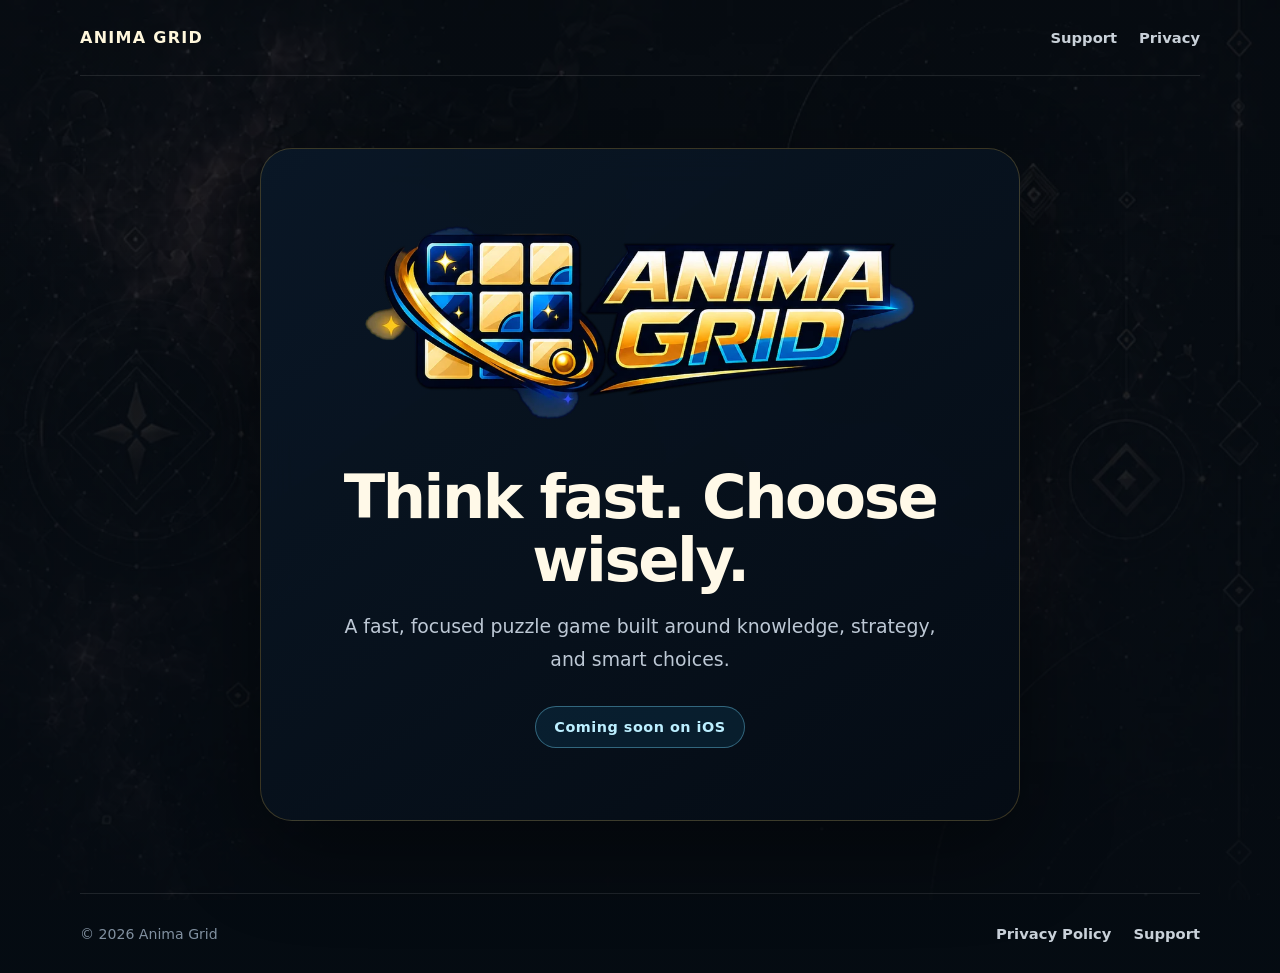
<file: index.html>
<!doctype html>
<html lang="en">
  <head>
    <meta charset="utf-8" />
    <meta name="viewport" content="width=device-width, initial-scale=1" />
    <meta
      name="description"
      content="Anima Grid is a fast, focused puzzle game built around knowledge, strategy, and smart choices."
    />
    <meta name="theme-color" content="#071523" />
    <title>Anima Grid</title>
    <link rel="icon" type="image/png" href="/assets/icon.png" />
    <link rel="apple-touch-icon" href="/assets/icon.png" />
    <link rel="stylesheet" href="/assets/site.css" />
  </head>
  <body>
    <header class="site-header">
      <a class="wordmark" href="/" aria-label="Anima Grid home">Anima Grid</a>
      <nav aria-label="Main navigation">
        <a href="/support/">Support</a>
        <a href="/privacy/">Privacy</a>
      </nav>
    </header>

    <main class="hero">
      <section class="hero-card" aria-labelledby="hero-title">
        <img
          class="brand-logo"
          src="/assets/logo.webp"
          width="918"
          height="320"
          alt="Anima Grid"
        />
        <h1 id="hero-title">Think fast. Choose wisely.</h1>
        <p>
          A fast, focused puzzle game built around knowledge, strategy, and smart choices.
        </p>
        <span class="status-pill">Coming soon on iOS</span>
      </section>
    </main>

    <footer class="site-footer">
      <p>© 2026 Anima Grid</p>
      <div>
        <a href="/privacy/">Privacy Policy</a>
        <a href="/support/">Support</a>
      </div>
    </footer>
  </body>
</html>
</file>
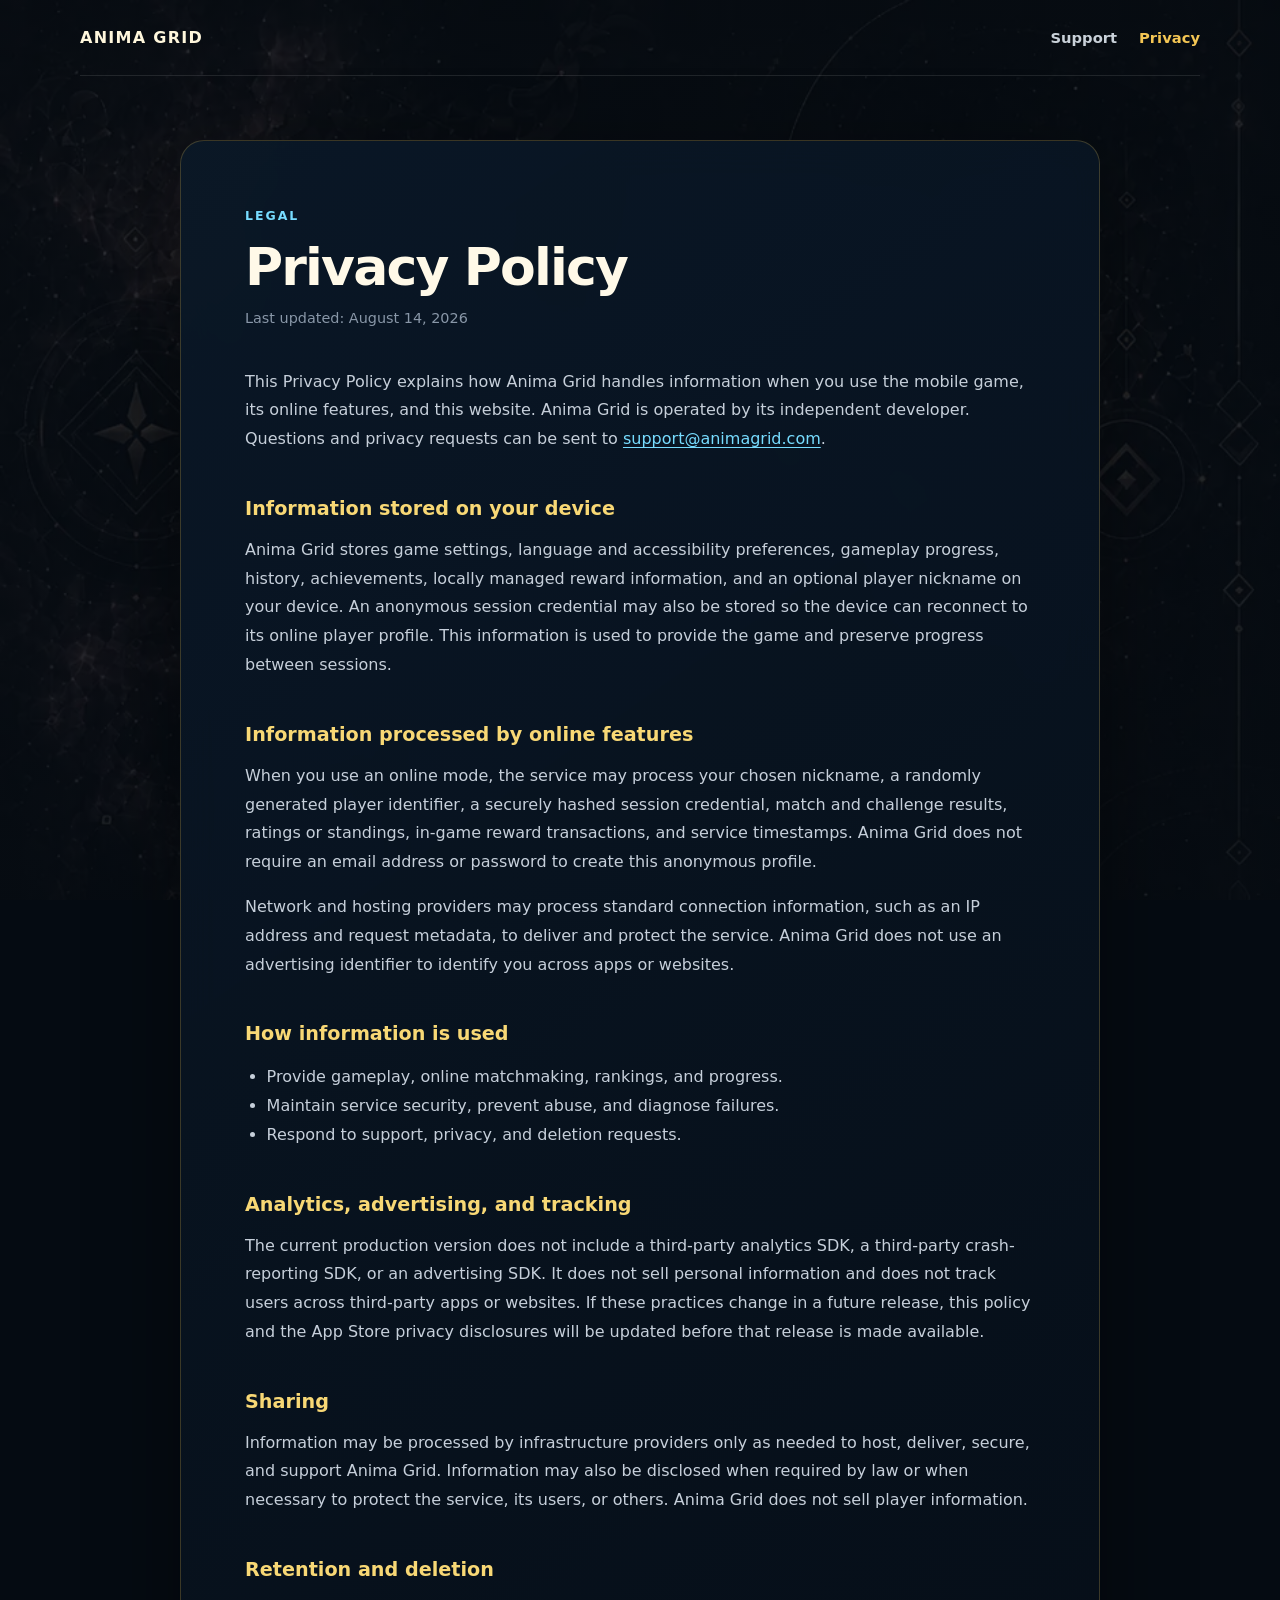
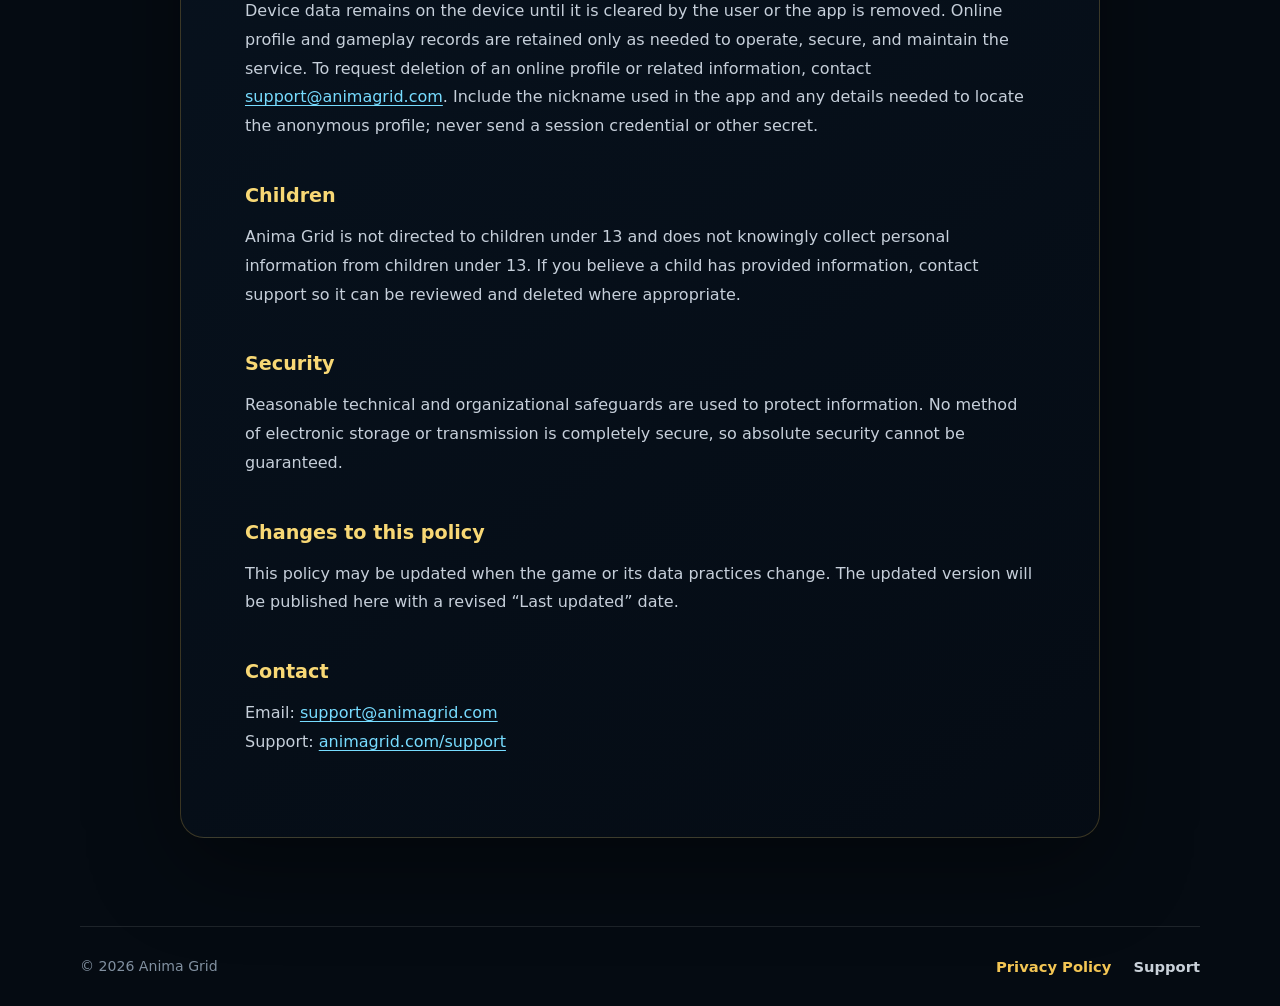
<file: privacy/index.html>
<!doctype html>
<html lang="en">
  <head>
    <meta charset="utf-8" />
    <meta name="viewport" content="width=device-width, initial-scale=1" />
    <meta
      name="description"
      content="Privacy Policy for the Anima Grid mobile game."
    />
    <meta name="theme-color" content="#071523" />
    <title>Privacy Policy — Anima Grid</title>
    <link rel="icon" type="image/png" href="/assets/icon.png" />
    <link rel="stylesheet" href="/assets/site.css" />
  </head>
  <body>
    <header class="site-header">
      <a class="wordmark" href="/" aria-label="Anima Grid home">Anima Grid</a>
      <nav aria-label="Main navigation">
        <a href="/support/">Support</a>
        <a aria-current="page" href="/privacy/">Privacy</a>
      </nav>
    </header>

    <main class="document-shell">
      <article class="document-card">
        <p class="eyebrow">Legal</p>
        <h1>Privacy Policy</h1>
        <p class="updated">Last updated: August 14, 2026</p>

        <p>
          This Privacy Policy explains how Anima Grid handles information when you use the
          mobile game, its online features, and this website. Anima Grid is operated by its
          independent developer. Questions and privacy requests can be sent to
          <a href="mailto:support@animagrid.com">support@animagrid.com</a>.
        </p>

        <h2>Information stored on your device</h2>
        <p>
          Anima Grid stores game settings, language and accessibility preferences, gameplay
          progress, history, achievements, locally managed reward information, and an optional
          player nickname on your device. An anonymous session credential may also be stored so
          the device can reconnect to its online player profile. This information is used to
          provide the game and preserve progress between sessions.
        </p>

        <h2>Information processed by online features</h2>
        <p>
          When you use an online mode, the service may process your chosen nickname, a randomly
          generated player identifier, a securely hashed session credential, match and challenge
          results, ratings or standings, in-game reward transactions, and service timestamps.
          Anima Grid does not require an email address or password to create this anonymous
          profile.
        </p>
        <p>
          Network and hosting providers may process standard connection information, such as an
          IP address and request metadata, to deliver and protect the service. Anima Grid does not
          use an advertising identifier to identify you across apps or websites.
        </p>

        <h2>How information is used</h2>
        <ul>
          <li>Provide gameplay, online matchmaking, rankings, and progress.</li>
          <li>Maintain service security, prevent abuse, and diagnose failures.</li>
          <li>Respond to support, privacy, and deletion requests.</li>
        </ul>

        <h2>Analytics, advertising, and tracking</h2>
        <p>
          The current production version does not include a third-party analytics SDK, a
          third-party crash-reporting SDK, or an advertising SDK. It does not sell personal
          information and does not track users across third-party apps or websites. If these
          practices change in a future release, this policy and the App Store privacy disclosures
          will be updated before that release is made available.
        </p>

        <h2>Sharing</h2>
        <p>
          Information may be processed by infrastructure providers only as needed to host,
          deliver, secure, and support Anima Grid. Information may also be disclosed when
          required by law or when necessary to protect the service, its users, or others. Anima
          Grid does not sell player information.
        </p>

        <h2>Retention and deletion</h2>
        <p>
          Device data remains on the device until it is cleared by the user or the app is
          removed. Online profile and gameplay records are retained only as needed to operate,
          secure, and maintain the service. To request deletion of an online profile or related
          information, contact
          <a href="mailto:support@animagrid.com?subject=Anima%20Grid%20data%20deletion%20request"
            >support@animagrid.com</a
          >. Include the nickname used in the app and any details needed to locate the anonymous
          profile; never send a session credential or other secret.
        </p>

        <h2>Children</h2>
        <p>
          Anima Grid is not directed to children under 13 and does not knowingly collect personal
          information from children under 13. If you believe a child has provided information,
          contact support so it can be reviewed and deleted where appropriate.
        </p>

        <h2>Security</h2>
        <p>
          Reasonable technical and organizational safeguards are used to protect information.
          No method of electronic storage or transmission is completely secure, so absolute
          security cannot be guaranteed.
        </p>

        <h2>Changes to this policy</h2>
        <p>
          This policy may be updated when the game or its data practices change. The updated
          version will be published here with a revised “Last updated” date.
        </p>

        <h2>Contact</h2>
        <p>
          Email: <a href="mailto:support@animagrid.com">support@animagrid.com</a><br />
          Support: <a href="https://animagrid.com/support/">animagrid.com/support</a>
        </p>
      </article>
    </main>

    <footer class="site-footer">
      <p>© 2026 Anima Grid</p>
      <div>
        <a aria-current="page" href="/privacy/">Privacy Policy</a>
        <a href="/support/">Support</a>
      </div>
    </footer>
  </body>
</html>
</file>
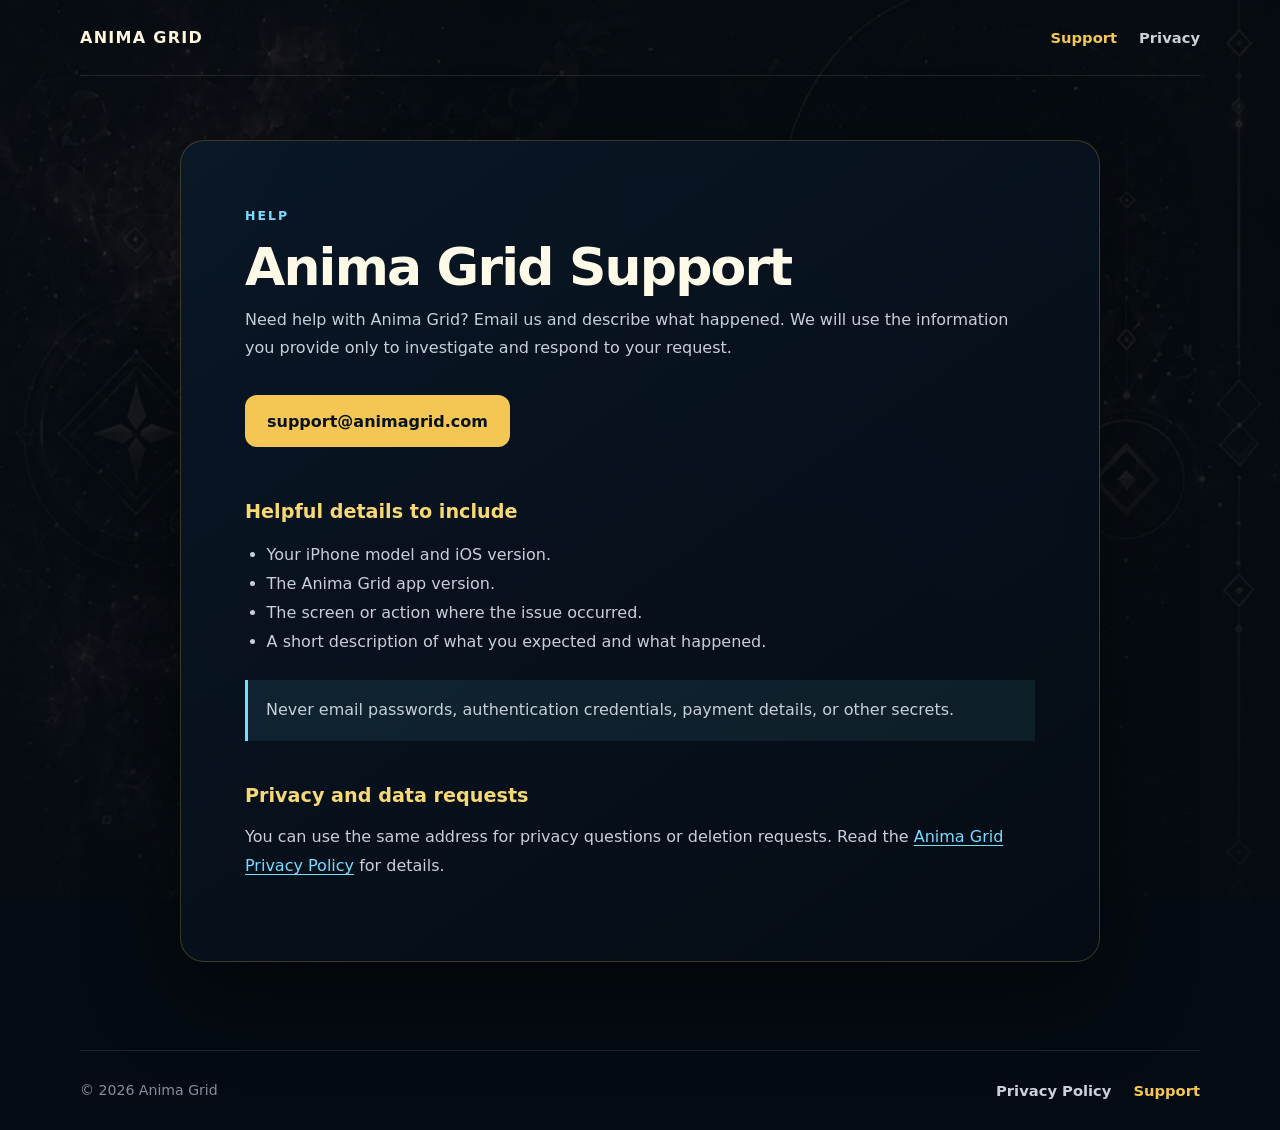
<file: support/index.html>
<!doctype html>
<html lang="en">
  <head>
    <meta charset="utf-8" />
    <meta name="viewport" content="width=device-width, initial-scale=1" />
    <meta name="description" content="Support and contact information for Anima Grid." />
    <meta name="theme-color" content="#071523" />
    <title>Support — Anima Grid</title>
    <link rel="icon" type="image/png" href="/assets/icon.png" />
    <link rel="stylesheet" href="/assets/site.css" />
  </head>
  <body>
    <header class="site-header">
      <a class="wordmark" href="/" aria-label="Anima Grid home">Anima Grid</a>
      <nav aria-label="Main navigation">
        <a aria-current="page" href="/support/">Support</a>
        <a href="/privacy/">Privacy</a>
      </nav>
    </header>

    <main class="document-shell">
      <article class="document-card support-card">
        <p class="eyebrow">Help</p>
        <h1>Anima Grid Support</h1>
        <p>
          Need help with Anima Grid? Email us and describe what happened. We will use the
          information you provide only to investigate and respond to your request.
        </p>

        <a class="email-button" href="mailto:support@animagrid.com">support@animagrid.com</a>

        <h2>Helpful details to include</h2>
        <ul>
          <li>Your iPhone model and iOS version.</li>
          <li>The Anima Grid app version.</li>
          <li>The screen or action where the issue occurred.</li>
          <li>A short description of what you expected and what happened.</li>
        </ul>
        <p class="notice">
          Never email passwords, authentication credentials, payment details, or other secrets.
        </p>

        <h2>Privacy and data requests</h2>
        <p>
          You can use the same address for privacy questions or deletion requests. Read the
          <a href="/privacy/">Anima Grid Privacy Policy</a> for details.
        </p>
      </article>
    </main>

    <footer class="site-footer">
      <p>© 2026 Anima Grid</p>
      <div>
        <a href="/privacy/">Privacy Policy</a>
        <a aria-current="page" href="/support/">Support</a>
      </div>
    </footer>
  </body>
</html>
</file>
<file: assets/site.css>
:root {
  color-scheme: dark;
  font-family:
    Inter, ui-sans-serif, system-ui, -apple-system, BlinkMacSystemFont, "Segoe UI", sans-serif;
  color: #f8f2df;
  background: #050b12;
  font-synthesis: none;
}

* {
  box-sizing: border-box;
}

html {
  min-width: 280px;
  min-height: 100%;
  background: #050b12;
}

body {
  min-height: 100vh;
  margin: 0;
  background:
    linear-gradient(rgba(5, 11, 18, 0.82), rgba(5, 11, 18, 0.94)),
    url("./backdrop.webp") center top / cover fixed;
}

a {
  color: #77dcff;
  text-underline-offset: 0.18em;
}

a:hover {
  color: #c1f1ff;
}

a:focus-visible {
  outline: 3px solid #f4c654;
  outline-offset: 4px;
  border-radius: 4px;
}

.site-header,
.site-footer {
  width: min(1120px, calc(100% - 40px));
  margin: 0 auto;
  display: flex;
  align-items: center;
  justify-content: space-between;
  gap: 24px;
}

.site-header {
  min-height: 76px;
  border-bottom: 1px solid rgba(255, 255, 255, 0.1);
}

.wordmark {
  color: #fff7dc;
  font-size: 1rem;
  font-weight: 800;
  letter-spacing: 0.08em;
  text-decoration: none;
  text-transform: uppercase;
}

nav,
.site-footer div {
  display: flex;
  align-items: center;
  gap: 22px;
}

nav a,
.site-footer a {
  color: #c9d1d9;
  font-size: 0.92rem;
  font-weight: 650;
  text-decoration: none;
}

nav a[aria-current="page"],
.site-footer a[aria-current="page"] {
  color: #f4c654;
}

.hero {
  width: min(1120px, calc(100% - 40px));
  min-height: calc(100vh - 156px);
  margin: 0 auto;
  padding: 72px 0;
  display: grid;
  place-items: center;
}

.hero-card,
.document-card {
  border: 1px solid rgba(244, 198, 84, 0.22);
  background: linear-gradient(145deg, rgba(10, 24, 39, 0.94), rgba(5, 12, 21, 0.96));
  box-shadow: 0 28px 90px rgba(0, 0, 0, 0.42);
  backdrop-filter: blur(18px);
}

.hero-card {
  width: min(760px, 100%);
  padding: clamp(34px, 7vw, 72px);
  border-radius: 32px;
  text-align: center;
}

.brand-logo {
  display: block;
  width: min(560px, 100%);
  height: auto;
  margin: 0 auto 42px;
}

h1,
h2,
p {
  margin-top: 0;
}

.hero h1 {
  margin-bottom: 18px;
  color: #fff9e8;
  font-size: clamp(2rem, 6vw, 3.8rem);
  line-height: 1.04;
  letter-spacing: -0.04em;
}

.hero p {
  max-width: 620px;
  margin: 0 auto 30px;
  color: #bdc8d5;
  font-size: clamp(1rem, 2.4vw, 1.18rem);
  line-height: 1.75;
}

.status-pill {
  display: inline-flex;
  align-items: center;
  min-height: 42px;
  padding: 0 18px;
  border: 1px solid rgba(119, 220, 255, 0.38);
  border-radius: 999px;
  color: #bcefff;
  background: rgba(27, 127, 174, 0.14);
  font-size: 0.9rem;
  font-weight: 750;
  letter-spacing: 0.035em;
}

.document-shell {
  width: min(920px, calc(100% - 40px));
  margin: 0 auto;
  padding: 64px 0 88px;
}

.document-card {
  padding: clamp(28px, 6vw, 64px);
  border-radius: 24px;
}

.document-card h1 {
  margin-bottom: 10px;
  color: #fff9e8;
  font-size: clamp(2rem, 6vw, 3.25rem);
  line-height: 1.08;
  letter-spacing: -0.035em;
}

.document-card h2 {
  margin: 42px 0 14px;
  color: #f8d875;
  font-size: 1.2rem;
  line-height: 1.35;
}

.document-card p,
.document-card li {
  color: #c6cfda;
  font-size: 1rem;
  line-height: 1.8;
}

.document-card ul {
  padding-left: 1.35rem;
}

.eyebrow {
  margin-bottom: 12px;
  color: #77dcff !important;
  font-size: 0.78rem !important;
  font-weight: 800;
  letter-spacing: 0.16em;
  text-transform: uppercase;
}

.updated {
  margin-bottom: 36px;
  color: #8997a8 !important;
  font-size: 0.9rem !important;
}

.email-button {
  display: inline-flex;
  align-items: center;
  justify-content: center;
  min-height: 52px;
  margin: 16px 0 10px;
  padding: 0 22px;
  border-radius: 12px;
  color: #08131f;
  background: #f4c654;
  font-weight: 850;
  text-decoration: none;
}

.email-button:hover {
  color: #08131f;
  background: #ffe18d;
}

.notice {
  margin-top: 24px;
  padding: 16px 18px;
  border-left: 3px solid #77dcff;
  background: rgba(119, 220, 255, 0.08);
}

.site-footer {
  min-height: 80px;
  border-top: 1px solid rgba(255, 255, 255, 0.1);
  color: #8190a0;
  font-size: 0.88rem;
}

.site-footer p {
  margin: 0;
}

@media (max-width: 620px) {
  .site-header,
  .site-footer {
    width: min(100% - 28px, 1120px);
  }

  .site-header {
    min-height: 68px;
  }

  nav,
  .site-footer div {
    gap: 14px;
  }

  .hero,
  .document-shell {
    width: min(100% - 24px, 920px);
  }

  .hero {
    min-height: calc(100vh - 148px);
    padding: 36px 0;
  }

  .hero-card,
  .document-card {
    border-radius: 18px;
  }

  .brand-logo {
    margin-bottom: 30px;
  }

  .document-shell {
    padding: 28px 0 52px;
  }

  .site-footer {
    padding: 20px 0;
    flex-direction: column;
    justify-content: center;
  }
}

@media (prefers-reduced-motion: reduce) {
  *,
  *::before,
  *::after {
    scroll-behavior: auto !important;
  }
}
</file>
